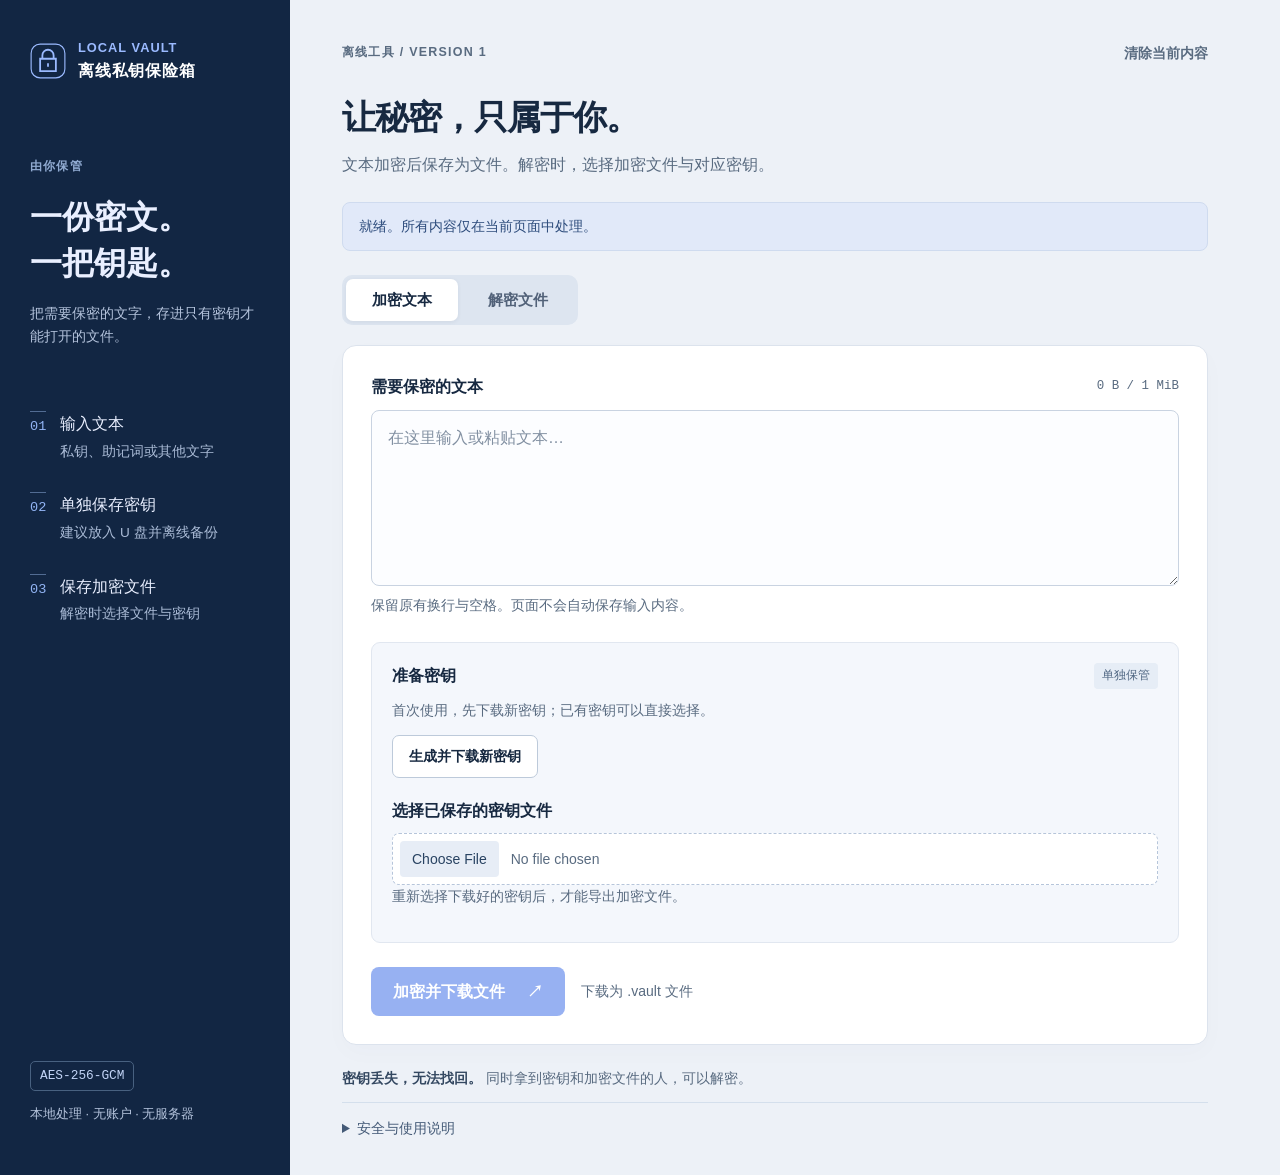
<file: docs/index.html>
<!DOCTYPE html>
<html lang="zh-CN">
<head>
<meta charset="utf-8">
<meta name="viewport" content="width=device-width, initial-scale=1">
<meta http-equiv="Content-Security-Policy" content="default-src 'none'; script-src 'sha256-QJYfhJk1WUCYhkzziNHJxo3g7HhgWp8+yD1YOWvzRAQ=' 'sha256-ptz6bQspaPLFUF1kmcL9aYr/EFuZk35DYxd6Kd3TxSI='; style-src 'sha256-gRbUAlcmhjHmGNRMegYnKTde2boye4Ot4c38anyOLGw='; img-src data:; connect-src 'none'; object-src 'none'; base-uri 'none'; form-action 'none'">
<meta name="referrer" content="no-referrer">
<title>离线私钥保险箱</title>
<link rel="icon" type="image/svg+xml" href="data:image/svg+xml,%3Csvg xmlns='http://www.w3.org/2000/svg' viewBox='0 0 32 32'%3E%3Crect width='32' height='32' rx='8' fill='%23122643'/%3E%3Cpath d='M10 14v-3a6 6 0 0112 0v3M8 14h16v12H8z' fill='none' stroke='%237faaff' stroke-width='2'/%3E%3C/svg%3E">
<style>:root{color-scheme:light;--ink:#172941;--muted:#596b80;--blue:#275de4;--line:#dce3ed;--canvas:#edf1f7;font-family:-apple-system,BlinkMacSystemFont,"Segoe UI","PingFang SC","Microsoft YaHei",sans-serif;font-size:16px}*{box-sizing:border-box}[hidden]{display:none!important}body{margin:0;background:var(--canvas);color:var(--ink);line-height:1.6}button,input,textarea{font:inherit}button{cursor:pointer;border:0;font-weight:600;transition:background .15s}button:disabled{cursor:not-allowed;opacity:.48}button:focus-visible,input:focus-visible,textarea:focus-visible,summary:focus-visible{outline:3px solid #82a8ff;outline-offset:3px}button:not(:disabled):hover{filter:brightness(.95)}.shell{max-width:1440px;min-height:100vh;margin:auto;display:grid;grid-template-columns:290px minmax(0,1fr)}.rail{background:#122643;color:#e9efff;padding:38px 30px;display:flex;flex-direction:column;min-width:0}.brand{display:flex;align-items:center;gap:12px;color:#9bbaff;font-size:.8rem;font-weight:700;letter-spacing:.08em}.brand-cn{display:block;color:#fff;font-size:1rem;letter-spacing:.05em}.rail-copy{margin-top:68px}.eyebrow{font-size:.78rem;letter-spacing:.1em;font-weight:650}.rail-copy .eyebrow{color:#90aad1}.rail h2{font-size:2rem;font-weight:600;line-height:1.45;margin:16px 0}.rail p{font-size:.9rem;color:#b4c3dc}.steps{list-style:none;padding:0;margin:48px 0;display:grid;gap:30px}.steps li{display:flex;align-items:flex-start;gap:14px;font-size:1rem}.steps li>span{font-family:ui-monospace,monospace;font-size:.85rem;color:#92b4f4;border-top:1px solid #526c93;padding-top:4px}.steps small{display:block;font-size:.85rem;color:#aabbd6;margin-top:4px}.rail-foot{margin-top:auto;padding-top:25px}.protocol{display:inline-block;font-family:ui-monospace,monospace;border:1px solid #486180;border-radius:5px;font-size:.8rem;padding:4px 9px;color:#c2d4f6}.rail-foot p{font-size:.8rem}main{width:100%;max-width:970px;padding:34px 52px 36px;min-width:0}.topline{display:flex;justify-content:space-between;align-items:center;gap:16px;color:var(--muted)}.quiet{background:transparent;color:var(--muted);font-size:.875rem;padding:8px 0}.heading{margin:24px 0}.heading h1{font-size:2.1rem;line-height:1.3;letter-spacing:-.03em;margin:0 0 12px;font-weight:680}.heading p{margin:0;color:var(--muted);font-size:1rem}.notice{background:#e1e9f9;color:#2c4b7b;border:1px solid #cfdbef;border-radius:8px;padding:12px 16px;font-size:.9rem;overflow-wrap:anywhere;margin-bottom:24px;min-height:49px}.notice.error{background:#fff0f0;border-color:#edc1c1;color:#963434}.notice.success{background:#e7f3ed;border-color:#c3ddcf;color:#246346}.tabs{display:flex;gap:4px;padding:4px;background:#dde5f0;border-radius:10px;width:fit-content;margin-bottom:20px}.tabs button{color:#526279;background:transparent;border-radius:7px;padding:9px 26px;font-size:.95rem}.tabs button[aria-pressed=true]{background:#fff;color:var(--ink);box-shadow:0 1px 4px #17294112}.panel{padding:28px;background:#fff;border:1px solid var(--line);border-radius:14px;box-shadow:0 8px 24px #17345605}label,.panel h2{font-size:1rem;font-weight:620}.panel h2{margin:0}.label-row{display:flex;align-items:center;justify-content:space-between;gap:12px;margin-bottom:10px;flex-wrap:wrap}.meta{color:var(--muted);font-family:ui-monospace,monospace;font-size:.78rem}textarea{width:100%;resize:vertical;min-height:176px;border:1px solid #c9d3e1;border-radius:8px;padding:14px 16px;color:var(--ink);background:#fcfdff;line-height:1.65;font-size:1rem;display:block}textarea::placeholder{color:#8290a2}.help{color:var(--muted);font-size:.875rem;line-height:1.6;margin:8px 0 0;overflow-wrap:anywhere}.key-box{margin-top:26px;padding:20px;background:#f4f7fc;border:1px solid #e1e7f0;border-radius:9px}.key-box p{font-size:.875rem;color:var(--muted);margin:0 0 14px}.tag{font-size:.78rem;color:#506783;background:#e6edf6;padding:3px 8px;border-radius:4px}.secondary{background:#fff;border:1px solid #bdcada;border-radius:7px;padding:9px 16px;color:var(--ink);font-size:.9rem}.file-label{display:block;margin:20px 0 9px}input[type=file]{display:block;width:100%;max-width:100%;min-width:0;font-size:.875rem;border:1px dashed #b6c5da;border-radius:7px;background:#fff;padding:7px;color:var(--muted);overflow:hidden}input[type=file]::file-selector-button{font:inherit;background:#e7edf6;border:0;color:#294362;padding:7px 12px;margin-right:12px;border-radius:4px;cursor:pointer}.action-row{display:flex;align-items:center;gap:16px;margin-top:24px;flex-wrap:wrap}.action-row .help{margin:0}.primary{background:var(--blue);color:#fff;padding:12px 22px;border-radius:8px;min-height:48px;font-size:1rem}.primary span{margin-left:18px}#decrypt{margin-top:20px}.verification{border-top:1px solid var(--line);margin-top:24px;padding-top:22px}.verification p{color:var(--muted);font-size:.875rem}.verification label{display:block;margin-bottom:9px;font-size:.9rem}.sealed-info{display:flex;align-items:center;gap:16px;background:#f4f7fc;border-radius:8px;padding:18px;margin:18px 0 24px}.sealed-info p{font-size:.875rem;margin:4px 0 0;color:var(--muted)}.seal-icon{font-size:2rem;color:#5079c6}.result{border-top:1px solid var(--line);padding-top:22px;margin-top:26px}.compact{padding:6px 12px;font-size:.875rem}.result-empty{background:#f7f9fc;border:1px dashed #ced8e5;min-height:96px;padding:24px 16px;display:flex;align-items:center;justify-content:center;color:#708096;font-size:.9rem;text-align:center;border-radius:8px;margin:0}.notes{margin-top:22px;color:var(--muted);font-size:.875rem}.notes>p{margin:0 0 12px}.notes strong{color:#344861;font-weight:620}details{border-top:1px solid #d4dfec;padding-top:14px}summary{cursor:pointer;width:fit-content;font-size:.875rem;color:#445a77}details p{margin:10px 0}.sr-only{position:absolute;width:1px;height:1px;padding:0;margin:-1px;overflow:hidden;clip:rect(0,0,0,0);white-space:nowrap;border:0}.is-sealed .steps{display:none}.is-sealed .rail-copy{margin-bottom:100px}
@media(max-width:1050px){.shell{grid-template-columns:240px minmax(0,1fr)}.rail{padding:30px 24px}main{padding:30px}.heading h1{font-size:1.85rem}.rail h2{font-size:1.8rem}}
@media(max-width:760px){.shell{display:block}.rail{padding:20px 24px}.rail-copy,.steps,.rail-foot{display:none}.brand{font-size:.75rem}.brand-cn{font-size:.95rem}main{padding:22px 18px 30px}.topline{align-items:flex-start}.topline .eyebrow{font-size:.75rem}.heading{margin:20px 0}.heading h1{font-size:1.65rem}.heading p{font-size:.95rem}.panel{padding:20px 16px}.key-box{padding:16px}.notice{margin-bottom:18px}.tabs{width:100%}.tabs button{flex:1;padding:9px 10px}.primary{width:100%}.action-row{gap:9px}.action-row .help{width:100%;text-align:center}.label-row{gap:6px}.quiet{padding:0;font-size:.8rem}.is-sealed .rail-copy{display:none}.notes{font-size:.875rem}}
@media(prefers-reduced-motion:reduce){*{transition:none!important}}
</style>
</head>
<body>
<div class="shell">
<aside class="rail">
  <div class="brand"><svg width="36" height="36" viewBox="0 0 32 32" fill="none" aria-hidden="true"><rect x="1" y="1" width="30" height="30" rx="8" stroke="currentColor"/><path d="M11 14v-3a5 5 0 0110 0v3M9 14h14v11H9zM16 18v3" stroke="currentColor" stroke-width="1.6"/></svg><span>LOCAL VAULT<span class="brand-cn">离线私钥保险箱</span></span></div>
  <div class="rail-copy"><span class="eyebrow">由你保管</span><h2>一份密文。<br>一把钥匙。</h2><p>把需要保密的文字，存进只有密钥才能打开的文件。</p></div>
  <ol class="steps"><li><span>01</span><div>输入文本<small>私钥、助记词或其他文字</small></div></li><li><span>02</span><div>单独保存密钥<small>建议放入 U 盘并离线备份</small></div></li><li><span>03</span><div>保存加密文件<small>解密时选择文件与密钥</small></div></li></ol>
  <div class="rail-foot"><span class="protocol">AES-256-GCM</span><p>本地处理 · 无账户 · 无服务器</p></div>
</aside>
<main>
  <header class="topline"><span class="eyebrow" id="mode-label">离线工具 / VERSION 1</span><button id="clear" class="quiet" type="button">清除当前内容</button></header>
  <div class="heading"><h1 id="page-title">让秘密，只属于你。</h1><p id="page-description">文本加密后保存为文件。解密时，选择加密文件与对应密钥。</p></div>
  <noscript><p class="notice error">需要启用 JavaScript 才能在本地执行加密和解密。</p></noscript>
  <div id="status" class="notice" role="status" aria-live="polite">就绪。所有内容仅在当前页面中处理。</div>
  <nav class="tabs" aria-label="操作方式" id="tabs"><button type="button" id="tab-encrypt" aria-pressed="true">加密文本</button><button type="button" id="tab-decrypt" aria-pressed="false">解密文件</button></nav>
  <section id="encrypt-panel" class="panel" aria-label="加密文本">
    <div class="label-row"><label for="encrypt-text">需要保密的文本</label><span class="meta" id="byte-count">0 B / 1 MiB</span></div>
    <textarea id="encrypt-text" placeholder="在这里输入或粘贴文本…" spellcheck="false" autocomplete="off" autocorrect="off" autocapitalize="off" aria-describedby="text-help"></textarea>
    <p class="help" id="text-help">保留原有换行与空格。页面不会自动保存输入内容。</p>
    <div class="key-box"><div class="label-row"><h2>准备密钥</h2><span class="tag">单独保管</span></div><p>首次使用，先下载新密钥；已有密钥可以直接选择。</p><button id="generate-key" type="button" class="secondary" data-lock>生成并下载新密钥</button><label for="encrypt-key" class="file-label">选择已保存的密钥文件</label><input id="encrypt-key" type="file" accept=".key" data-lock><p id="encrypt-key-info" class="help">重新选择下载好的密钥后，才能导出加密文件。</p></div>
    <div class="action-row"><button id="encrypt" type="button" class="primary" disabled>加密并下载文件 <span aria-hidden="true">↗</span></button><span class="help">下载为 .vault 文件</span></div>
    <div id="verify-box" class="verification" hidden><h2>最后一步：验证保存的文件</h2><p>选择刚下载的加密文件。校验通过后，页面会清除输入文本和当前密钥。</p><label for="verify-file">选择下载的加密文件，完成校验</label><input id="verify-file" type="file" accept=".vault" data-lock></div>
  </section>
  <section id="decrypt-panel" class="panel" aria-label="解密文件" hidden>
    <div id="file-picker"><label for="encrypted-file">选择加密文件（.vault）</label><input id="encrypted-file" type="file" accept=".vault,.html,.htm" data-lock></div>
    <div class="sealed-info"><span class="seal-icon" aria-hidden="true">▣</span><div><h2 id="cipher-title">等待选择加密文件</h2><p id="cipher-info">选择之前下载的 .vault 文件，再选择对应的 .key 密钥。</p></div></div>
    <label for="decrypt-key" class="file-label">选择对应的密钥文件</label><input id="decrypt-key" type="file" accept=".key" data-lock><p id="decrypt-key-info" class="help">密钥只用于当前页面，不会被上传。</p>
    <button id="decrypt" type="button" class="primary" disabled>使用密钥解密</button>
    <div class="result"><div class="label-row"><h2>解密结果</h2><button id="reveal" type="button" class="secondary compact" disabled aria-expanded="false">显示原文</button></div><p id="result-placeholder" class="result-empty">成功解密后，点击「显示原文」查看。</p><label for="plain-output" class="sr-only">解密后的原文</label><textarea id="plain-output" readonly hidden spellcheck="false" autocomplete="off"></textarea><p class="help">切换窗口会隐藏原文。显示后可自行选中文字复制。</p></div>
  </section>
  <footer class="notes"><p><strong>密钥丢失，无法找回。</strong> 同时拿到密钥和加密文件的人，可以解密。</p><details><summary>安全与使用说明</summary><div><p>密钥由系统安全随机源生成，采用 AES-256-GCM 加密并检测密文篡改。正确实现且密钥未泄露时，以目前公开技术，穷举在现实中不可行；这不代表电脑中毒后也能保护明文。</p><p>请使用可信的工具页面。导出的 .vault 文件只包含密文，不含密钥或解密程序。也可导入旧版 .html 加密文件，页面仅读取其中的密文，不执行它的代码。</p><p>建议断网使用，并将密钥另存到 U 盘、再做离线备份。不要将两份文件一起同步到云盘。5 分钟无操作会清除当前敏感内容；浏览器内存、系统交换文件和剪贴板历史无法保证彻底擦除。</p><p>请使用支持本地文件 Web Crypto 的现代浏览器。下载是由浏览器保存的，页面无法设置磁盘文件权限；请使用你自己的系统账户保护下载目录。文件格式与解密代码公开，不绑定账户或原电脑。</p></div></details></footer>
</main>
</div>
<script>/* Public format and cryptography only. No DOM, storage or network. */
globalThis.Vault = (() => {
  'use strict';
  const MAX = 1048576;
  const enc = new TextEncoder();
  const header = enc.encode('PVLT0001');
  const keyHeader = enc.encode('PKEY0001');
  const marker = /<script id="vault-payload" type="application\/octet-stream">([A-Za-z0-9+/=]*)<\/script>/g;
  function bytes(b) { if (!(b instanceof Uint8Array)) throw new Error('文件数据格式无效。'); return b; }
  function checkKey(k) { if (bytes(k).length !== 32) throw new Error('密钥长度无效。'); return k; }
  function matches(a,b) { return b.every((v,i) => a[i] === v); }
  function join(...parts) { const out = new Uint8Array(parts.reduce((n,p)=>n+p.length,0)); let offset=0; for(const p of parts){out.set(p,offset);offset+=p.length;} return out; }
  function generateKey() { return crypto.getRandomValues(new Uint8Array(32)); }
  function keyFile(k) { return join(keyHeader,checkKey(k)); }
  function parseKey(b) { if(bytes(b).length!==40 || !matches(b,keyHeader)) throw new Error('请选择本工具生成的 .key 密钥文件（40 字节）。'); return b.slice(8); }
  async function importKey(k,usage) { return crypto.subtle.importKey('raw',checkKey(k),'AES-GCM',false,[usage]); }
  async function seal(text,k) {
    if(typeof text!=='string') throw new Error('请输入文本。');
    const plain=enc.encode(text);
    if(!plain.length || plain.length>MAX) throw new Error('请输入 1 字节至 1 MiB 的文本。');
    try {
      const key=await importKey(k,'encrypt');
      const iv=crypto.getRandomValues(new Uint8Array(12));
      const cipher=await crypto.subtle.encrypt({name:'AES-GCM',iv,additionalData:header,tagLength:128},key,plain);
      return join(header,iv,new Uint8Array(cipher));
    } finally { plain.fill(0); }
  }
  function validateEnvelope(b) {
    if(bytes(b).length<37 || b.length>MAX+36 || !matches(b,header)) throw new Error('加密文件格式、版本或长度无效。');
    return b;
  }
  async function open(b,k) {
    validateEnvelope(b);
    const key=await importKey(k,'decrypt');
    let plain;
    try {
      plain=new Uint8Array(await crypto.subtle.decrypt({name:'AES-GCM',iv:b.slice(8,20),additionalData:header,tagLength:128},key,b.slice(20)));
      return new TextDecoder('utf-8',{fatal:true,ignoreBOM:true}).decode(plain);
    } catch { throw new Error('无法解密：密钥不匹配，或加密内容已损坏、被修改。'); }
    finally { if(plain) plain.fill(0); }
  }
  function toBase64(b) { bytes(b); let s=''; for(let i=0;i<b.length;i+=8192)s+=String.fromCharCode(...b.subarray(i,i+8192)); return btoa(s); }
  function fromBase64(s) {
    if(typeof s!=='string'||s.length>Math.ceil((MAX+36)/3)*4||!s.length||s.length%4||!/^[A-Za-z0-9+/]*={0,2}$/.test(s))throw new Error('加密数据编码无效。');
    let raw; try{raw=atob(s);}catch{throw new Error('加密数据编码无效。');}
    if(btoa(raw)!==s)throw new Error('加密数据编码无效。');
    return Uint8Array.from(raw,c=>c.charCodeAt(0));
  }
  function locate(html) {
    if(typeof html!=='string'||html.length>4*1024*1024)throw new Error('加密网页无效或超过 4 MiB。');
    const all=[...html.matchAll(marker)];
    if(all.length!==1)throw new Error('没有找到唯一的加密数据，请选择本工具导出的 HTML 文件。');
    return all[0];
  }
  function extract(html) {return fromBase64(locate(html)[1]);}
  function parseFile(b) {
    if(bytes(b).length>4*1024*1024)throw new Error('文件超过 4 MiB 上限。');
    if(matches(b,header))return validateEnvelope(b);
    try{return validateEnvelope(extract(new TextDecoder('utf-8',{fatal:true}).decode(b)));}
    catch{throw new Error('无法识别加密文件，请选择本工具导出的 .vault 文件。');}
  }
  async function fingerprint(k) {const hash=new Uint8Array(await crypto.subtle.digest('SHA-256',checkKey(k)));return [...hash.slice(0,8)].map(n=>n.toString(16).padStart(2,'0')).join('').match(/.{4}/g).join('-');}
  return Object.freeze({MAX,generateKey,keyFile,parseKey,seal,open,toBase64,fromBase64,extract,parseFile,fingerprint});
})();
</script>
<script>(() => {
  'use strict';
  const $=id=>document.getElementById(id);
  const V=globalThis.Vault;
  let encryptKey=null,decryptKey=null,cipher=null,pendingCipher=null,expectedFingerprint=null;
  let textRevision=0,pendingRevision=-1;
  let plaintext=null,showing=false,busy=false,epoch=0,lastActivity=Date.now();
  const urls=new Set();
  function notify(message,type=''){ $('status').textContent=message;$('status').className='notice'+(type?' '+type:''); }
  function hide(){showing=false;$('plain-output').value='';$('plain-output').hidden=true;$('result-placeholder').hidden=false;$('reveal').textContent='显示原文';$('reveal').setAttribute('aria-expanded','false');}
  function clearResult(){plaintext=null;hide();$('reveal').disabled=true;$('result-placeholder').textContent='成功解密后，点击「显示原文」查看。';}
  function wipeKey(which){if(which==='encrypt'){if(encryptKey)encryptKey.fill(0);encryptKey=null;}else{if(decryptKey)decryptKey.fill(0);decryptKey=null;}}
  function sync(){
    document.querySelectorAll('[data-lock]').forEach(el=>el.disabled=busy);
    $('encrypt').disabled=busy||!encryptKey||!$('encrypt-text').value;
    $('decrypt').disabled=busy||!decryptKey||!cipher;
    $('reveal').disabled=busy||plaintext===null;
    $('tab-encrypt').disabled=busy;$('tab-decrypt').disabled=busy;
  }
  async function run(action){
    if(busy)return;
    busy=true;sync();const current=epoch;const valid=()=>epoch===current;
    try{await action(valid);}catch(error){if(valid())notify(error instanceof Error?error.message:'操作失败，请重试。','error');}
    finally{if(valid()){busy=false;sync();}}
  }
  function selectTab(name){hide();$('encrypt-panel').hidden=name!=='encrypt';$('decrypt-panel').hidden=name!=='decrypt';$('tab-encrypt').setAttribute('aria-pressed',String(name==='encrypt'));$('tab-decrypt').setAttribute('aria-pressed',String(name==='decrypt'));}
  function updateCount(){const n=new TextEncoder().encode($('encrypt-text').value).length;$('byte-count').textContent=(n<1024?n+' B':(n/1024).toFixed(1)+' KiB')+' / 1 MiB';}
  function clear(silent=false){
    epoch++;textRevision++;busy=false;wipeKey('encrypt');wipeKey('decrypt');expectedFingerprint=null;pendingCipher=null;pendingRevision=-1;clearResult();
    $('encrypt-text').value='';updateCount();
    for(const id of ['encrypt-key','decrypt-key','verify-file'])$(id).value='';
    $('encrypt-key-info').textContent='重新选择下载好的密钥后，才能导出加密文件。';
    $('decrypt-key-info').textContent='密钥只用于当前页面，不会被上传。';
    $('verify-box').hidden=true;
    for(const url of urls)URL.revokeObjectURL(url);urls.clear();
    if(!silent)notify('已清除当前文本和密钥。磁盘上的文件未删除。');sync();
  }
  function download(data,name,type){
    const url=URL.createObjectURL(new Blob([data],{type}));urls.add(url);
    const a=document.createElement('a');a.href=url;a.download=name;document.body.append(a);a.click();a.remove();
    setTimeout(()=>{URL.revokeObjectURL(url);urls.delete(url);},60000);
  }
  function stamp(){return new Date().toISOString().replace(/[-:]/g,'').replace(/\.\d+Z$/,'Z');}
  async function readKey(input){const file=input.files[0];if(!file)throw new Error('请先选择密钥文件。');if(file.size!==40)throw new Error('密钥文件必须是本工具生成的 40 字节 .key 文件。');const b=new Uint8Array(await file.arrayBuffer());try{return V.parseKey(b);}finally{b.fill(0);}}
  async function readFile(input){const file=input.files[0];if(!file)throw new Error('请选择加密文件。');if(file.size>4*1024*1024)throw new Error('加密文件超过 4 MiB 上限。');return new Uint8Array(await file.arrayBuffer());}
  async function readCipher(input){return V.parseFile(await readFile(input));}
  function describeCipher(){ $('cipher-title').textContent='加密内容已载入';$('cipher-info').textContent='密文 '+(cipher.length/1024).toFixed(1)+' KiB · 需要对应密钥才能打开';}
  $('tab-encrypt').addEventListener('click',()=>selectTab('encrypt'));
  $('tab-decrypt').addEventListener('click',()=>selectTab('decrypt'));
  $('clear').addEventListener('click',()=>clear());
  $('encrypt-text').addEventListener('input',()=>{textRevision++;updateCount();sync();});
  $('generate-key').addEventListener('click',()=>run(async valid=>{
    wipeKey('encrypt');expectedFingerprint=null;$('encrypt-key').value='';
    const k=V.generateKey();
    try{const fp=await V.fingerprint(k);if(!valid())return;expectedFingerprint=fp;download(V.keyFile(k),'保险箱密钥-'+fp+'.key','application/octet-stream');$('encrypt-key-info').textContent='新密钥编号 '+fp+'。请在下方重新选择刚下载的密钥。';notify('已发起密钥下载。保存好后，重新选择同一份密钥文件。');}
    finally{k.fill(0);}
  }));
  $('encrypt-key').addEventListener('change',()=>{
    wipeKey('encrypt');$('encrypt-key-info').textContent='正在读取密钥…';
    run(async valid=>{let k;try{k=await readKey($('encrypt-key'));const fp=await V.fingerprint(k);if(!valid())return;if(expectedFingerprint&&fp!==expectedFingerprint)throw new Error('这不是刚生成的密钥。请选择刚下载的文件，或点击「清除当前内容」后使用其他密钥。');encryptKey=k;k=null;$('encrypt-key-info').textContent='已读取保存的密钥 · '+fp;notify('密钥已读取，可以加密文本。');}finally{if(k)k.fill(0);if(valid()&&!encryptKey)$('encrypt-key-info').textContent='密钥尚未通过校验，请重新选择。';}});
  });
  $('encrypt').addEventListener('click',()=>run(async valid=>{
    const k=encryptKey.slice();let e;
    try{e=await V.seal($('encrypt-text').value,k);const restored=await V.open(e,k);if(!valid())return;if(restored!==$('encrypt-text').value)throw new Error('加密校验未通过或文本在处理期间发生变化，请重试。');pendingCipher=e;pendingRevision=textRevision;download(e,'加密保险箱-'+stamp()+'.vault','application/octet-stream');$('verify-file').value='';$('verify-box').hidden=false;notify('已发起加密文件下载。请完成下方保存校验；密钥需要单独保管。');}
    finally{k.fill(0);}
  }));
  $('verify-file').addEventListener('change',()=>run(async valid=>{
    if(!pendingCipher||!encryptKey)throw new Error('请先加密并下载文件。');
    const expected=pendingCipher,actual=await readFile($('verify-file'));
    if(!valid())return;
    if(actual.length!==expected.length||actual.some((n,i)=>n!==expected[i]))throw new Error('选择的文件与刚导出的密文不一致，请重新选择。');
    const k=encryptKey.slice();try{await V.open(actual,k);}finally{k.fill(0);}
    if(!valid())return;
    if(textRevision===pendingRevision){clear(true);notify('保存校验通过。当前文本和密钥已清除；请将密钥与加密文件分开备份。','success');}
    else{pendingCipher=null;pendingRevision=-1;$('verify-box').hidden=true;notify('保存校验通过。你后来修改的文本已保留，尚未加密；请继续加密或手动清除。','success');}
  }));
  $('encrypted-file').addEventListener('change',()=>{cipher=null;clearResult();$('cipher-title').textContent='等待校验加密文件';run(async valid=>{const b=await readCipher($('encrypted-file'));if(!valid())return;cipher=b;describeCipher();notify('加密文件已读取，请选择对应密钥。');});});
  $('decrypt-key').addEventListener('change',()=>{wipeKey('decrypt');clearResult();$('decrypt-key-info').textContent='正在读取密钥…';run(async valid=>{let k;try{k=await readKey($('decrypt-key'));const fp=await V.fingerprint(k);if(!valid())return;decryptKey=k;k=null;$('decrypt-key-info').textContent='已读取密钥 · '+fp;notify('密钥已读取，点击「使用密钥解密」继续。');}finally{if(k)k.fill(0);if(valid()&&!decryptKey)$('decrypt-key-info').textContent='密钥无效，请重新选择。';}});});
  $('decrypt').addEventListener('click',()=>run(async valid=>{
    clearResult();const k=decryptKey.slice();const data=cipher;
    try{const text=await V.open(data,k);if(!valid())return;plaintext=text;$('result-placeholder').textContent='已解密并通过完整性校验。原文保持隐藏。';notify('解密成功。点击「显示原文」查看。','success');}
    finally{k.fill(0);}
  }));
  $('reveal').addEventListener('click',()=>{
    if(plaintext===null)return;
    if(showing){hide();return;}
    showing=true;$('plain-output').value=plaintext;$('plain-output').hidden=false;$('result-placeholder').hidden=true;$('reveal').textContent='隐藏原文';$('reveal').setAttribute('aria-expanded','true');
  });
  window.addEventListener('blur',hide);
  document.addEventListener('visibilitychange',()=>{if(document.hidden)hide();});
  for(const event of ['pointerdown','keydown','input','change'])document.addEventListener(event,()=>{lastActivity=Date.now();},{passive:true});
  setInterval(()=>{if(Date.now()-lastActivity>=300000&&(encryptKey||decryptKey||plaintext!==null||$('encrypt-text').value||expectedFingerprint)){clear(true);notify('已因 5 分钟无操作清除当前文本和密钥。');}},1000);
  window.addEventListener('pagehide',()=>clear(true));
  function init(){
    if(!globalThis.crypto?.subtle||!globalThis.crypto?.getRandomValues){notify('当前浏览器不支持本地加密。请用支持 Web Crypto 的现代浏览器直接打开此文件。','error');document.querySelectorAll('button,input,textarea').forEach(el=>{if(el.id!=='clear')el.disabled=true;});return;}
    sync();
  }
  init();
})();
</script>
</body>
</html>
</file>
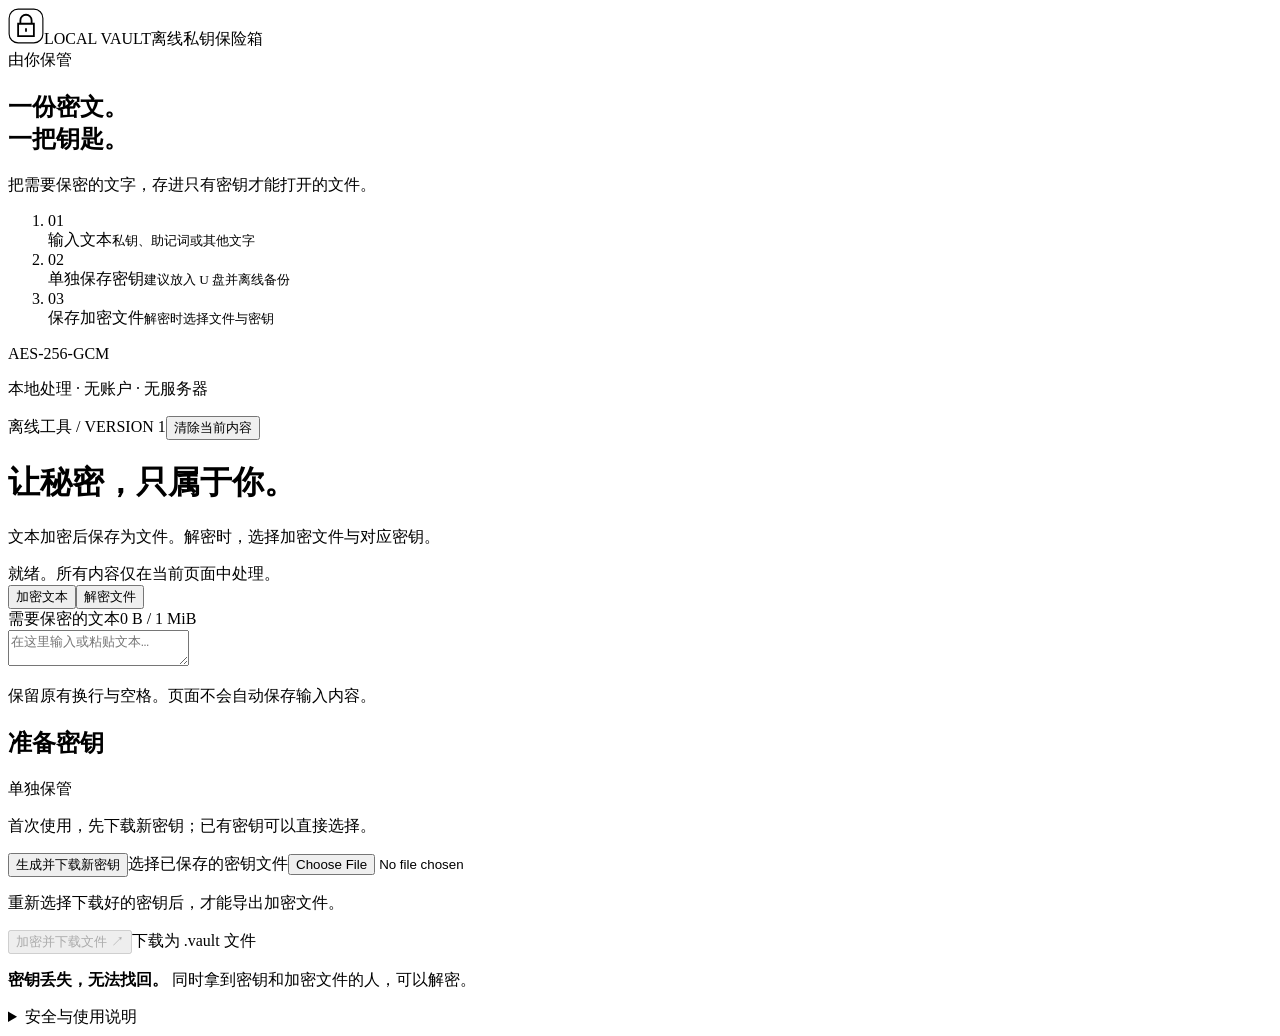
<file: src/page.html>
<!DOCTYPE html>
<html lang="zh-CN">
<head>
<meta charset="utf-8">
<meta name="viewport" content="width=device-width, initial-scale=1">
<meta http-equiv="Content-Security-Policy" content="__CSP__">
<meta name="referrer" content="no-referrer">
<title>离线私钥保险箱</title>
<link rel="icon" type="image/svg+xml" href="data:image/svg+xml,%3Csvg xmlns='http://www.w3.org/2000/svg' viewBox='0 0 32 32'%3E%3Crect width='32' height='32' rx='8' fill='%23122643'/%3E%3Cpath d='M10 14v-3a6 6 0 0112 0v3M8 14h16v12H8z' fill='none' stroke='%237faaff' stroke-width='2'/%3E%3C/svg%3E">
<style>__STYLE__</style>
</head>
<body>
<div class="shell">
<aside class="rail">
  <div class="brand"><svg width="36" height="36" viewBox="0 0 32 32" fill="none" aria-hidden="true"><rect x="1" y="1" width="30" height="30" rx="8" stroke="currentColor"/><path d="M11 14v-3a5 5 0 0110 0v3M9 14h14v11H9zM16 18v3" stroke="currentColor" stroke-width="1.6"/></svg><span>LOCAL VAULT<span class="brand-cn">离线私钥保险箱</span></span></div>
  <div class="rail-copy"><span class="eyebrow">由你保管</span><h2>一份密文。<br>一把钥匙。</h2><p>把需要保密的文字，存进只有密钥才能打开的文件。</p></div>
  <ol class="steps"><li><span>01</span><div>输入文本<small>私钥、助记词或其他文字</small></div></li><li><span>02</span><div>单独保存密钥<small>建议放入 U 盘并离线备份</small></div></li><li><span>03</span><div>保存加密文件<small>解密时选择文件与密钥</small></div></li></ol>
  <div class="rail-foot"><span class="protocol">AES-256-GCM</span><p>本地处理 · 无账户 · 无服务器</p></div>
</aside>
<main>
  <header class="topline"><span class="eyebrow" id="mode-label">离线工具 / VERSION 1</span><button id="clear" class="quiet" type="button">清除当前内容</button></header>
  <div class="heading"><h1 id="page-title">让秘密，只属于你。</h1><p id="page-description">文本加密后保存为文件。解密时，选择加密文件与对应密钥。</p></div>
  <noscript><p class="notice error">需要启用 JavaScript 才能在本地执行加密和解密。</p></noscript>
  <div id="status" class="notice" role="status" aria-live="polite">就绪。所有内容仅在当前页面中处理。</div>
  <nav class="tabs" aria-label="操作方式" id="tabs"><button type="button" id="tab-encrypt" aria-pressed="true">加密文本</button><button type="button" id="tab-decrypt" aria-pressed="false">解密文件</button></nav>
  <section id="encrypt-panel" class="panel" aria-label="加密文本">
    <div class="label-row"><label for="encrypt-text">需要保密的文本</label><span class="meta" id="byte-count">0 B / 1 MiB</span></div>
    <textarea id="encrypt-text" placeholder="在这里输入或粘贴文本…" spellcheck="false" autocomplete="off" autocorrect="off" autocapitalize="off" aria-describedby="text-help"></textarea>
    <p class="help" id="text-help">保留原有换行与空格。页面不会自动保存输入内容。</p>
    <div class="key-box"><div class="label-row"><h2>准备密钥</h2><span class="tag">单独保管</span></div><p>首次使用，先下载新密钥；已有密钥可以直接选择。</p><button id="generate-key" type="button" class="secondary" data-lock>生成并下载新密钥</button><label for="encrypt-key" class="file-label">选择已保存的密钥文件</label><input id="encrypt-key" type="file" accept=".key" data-lock><p id="encrypt-key-info" class="help">重新选择下载好的密钥后，才能导出加密文件。</p></div>
    <div class="action-row"><button id="encrypt" type="button" class="primary" disabled>加密并下载文件 <span aria-hidden="true">↗</span></button><span class="help">下载为 .vault 文件</span></div>
    <div id="verify-box" class="verification" hidden><h2>最后一步：验证保存的文件</h2><p>选择刚下载的加密文件。校验通过后，页面会清除输入文本和当前密钥。</p><label for="verify-file">选择下载的加密文件，完成校验</label><input id="verify-file" type="file" accept=".vault" data-lock></div>
  </section>
  <section id="decrypt-panel" class="panel" aria-label="解密文件" hidden>
    <div id="file-picker"><label for="encrypted-file">选择加密文件（.vault）</label><input id="encrypted-file" type="file" accept=".vault,.html,.htm" data-lock></div>
    <div class="sealed-info"><span class="seal-icon" aria-hidden="true">▣</span><div><h2 id="cipher-title">等待选择加密文件</h2><p id="cipher-info">选择之前下载的 .vault 文件，再选择对应的 .key 密钥。</p></div></div>
    <label for="decrypt-key" class="file-label">选择对应的密钥文件</label><input id="decrypt-key" type="file" accept=".key" data-lock><p id="decrypt-key-info" class="help">密钥只用于当前页面，不会被上传。</p>
    <button id="decrypt" type="button" class="primary" disabled>使用密钥解密</button>
    <div class="result"><div class="label-row"><h2>解密结果</h2><button id="reveal" type="button" class="secondary compact" disabled aria-expanded="false">显示原文</button></div><p id="result-placeholder" class="result-empty">成功解密后，点击「显示原文」查看。</p><label for="plain-output" class="sr-only">解密后的原文</label><textarea id="plain-output" readonly hidden spellcheck="false" autocomplete="off"></textarea><p class="help">切换窗口会隐藏原文。显示后可自行选中文字复制。</p></div>
  </section>
  <footer class="notes"><p><strong>密钥丢失，无法找回。</strong> 同时拿到密钥和加密文件的人，可以解密。</p><details><summary>安全与使用说明</summary><div><p>密钥由系统安全随机源生成，采用 AES-256-GCM 加密并检测密文篡改。正确实现且密钥未泄露时，以目前公开技术，穷举在现实中不可行；这不代表电脑中毒后也能保护明文。</p><p>请使用可信的工具页面。导出的 .vault 文件只包含密文，不含密钥或解密程序。也可导入旧版 .html 加密文件，页面仅读取其中的密文，不执行它的代码。</p><p>建议断网使用，并将密钥另存到 U 盘、再做离线备份。不要将两份文件一起同步到云盘。5 分钟无操作会清除当前敏感内容；浏览器内存、系统交换文件和剪贴板历史无法保证彻底擦除。</p><p>请使用支持本地文件 Web Crypto 的现代浏览器。下载是由浏览器保存的，页面无法设置磁盘文件权限；请使用你自己的系统账户保护下载目录。文件格式与解密代码公开，不绑定账户或原电脑。</p></div></details></footer>
</main>
</div>
<script>__CORE__</script>
<script>__APP__</script>
</body>
</html>
</file>
